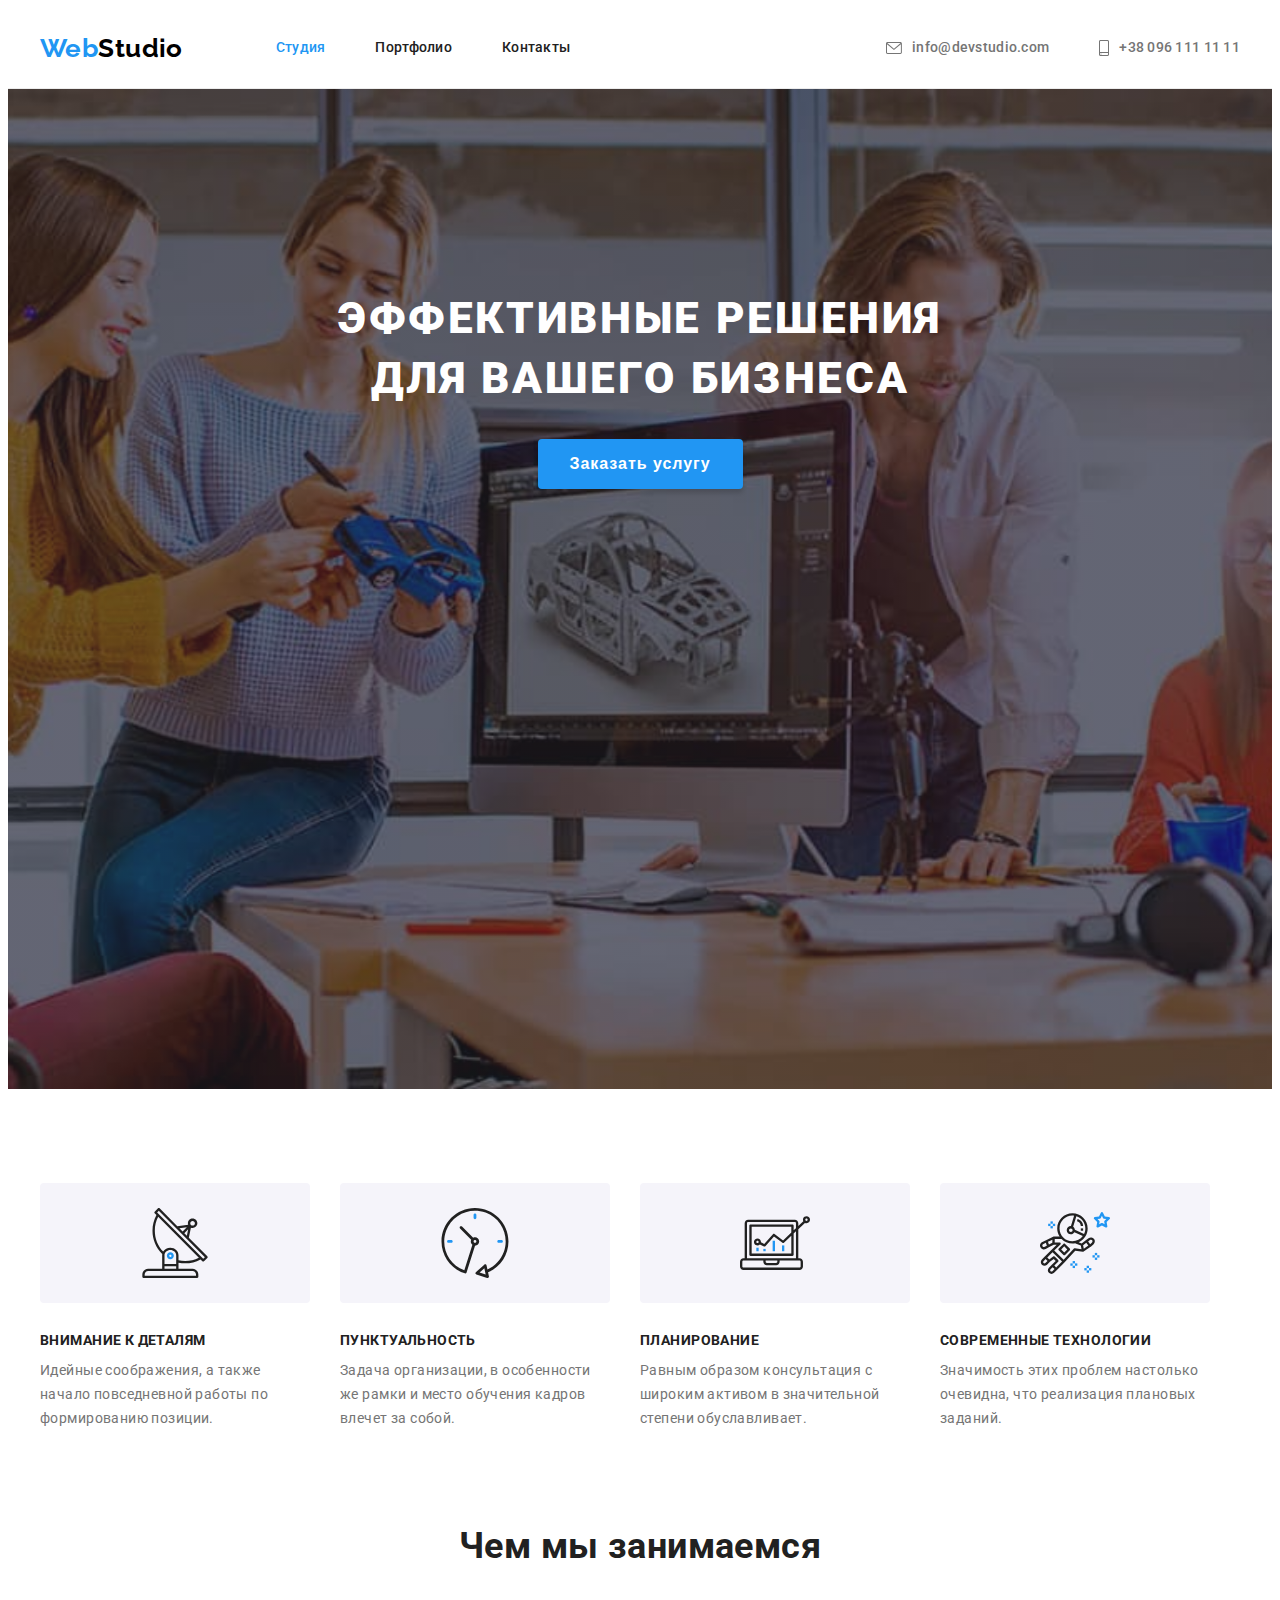
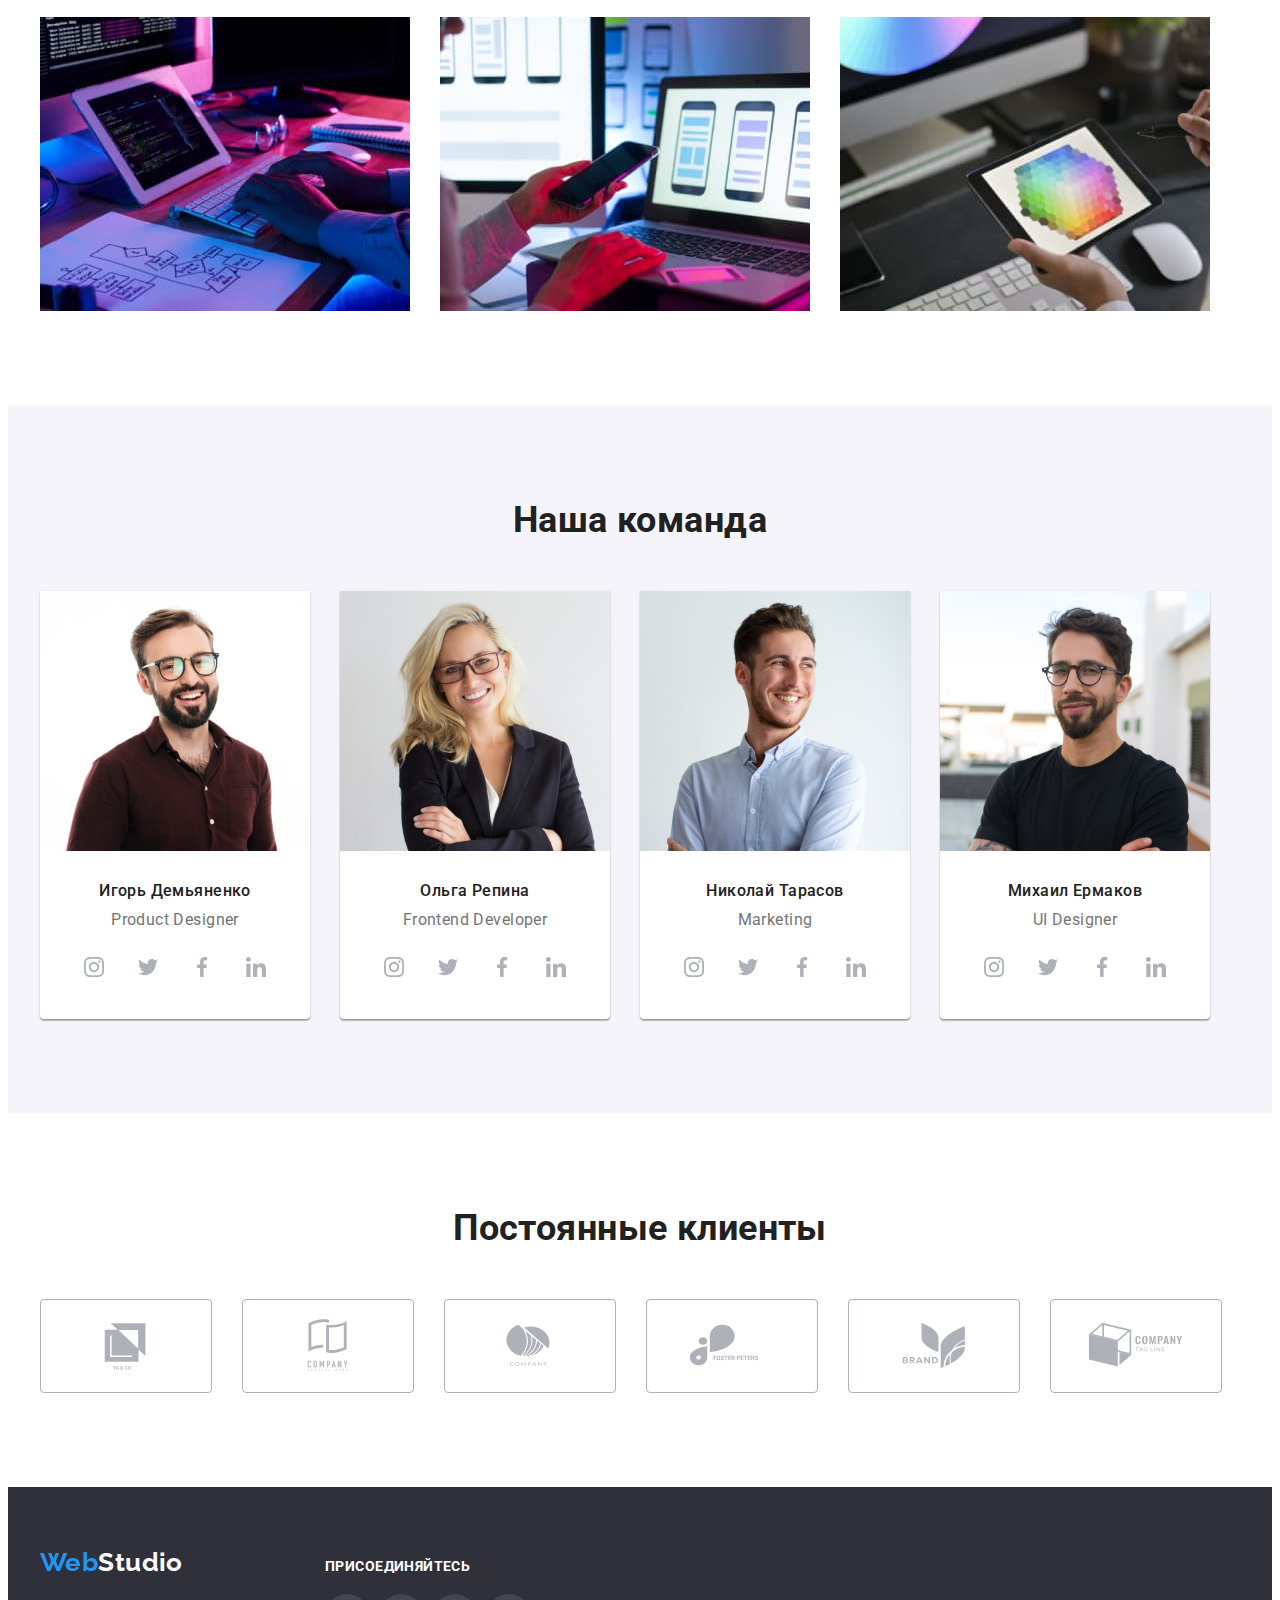
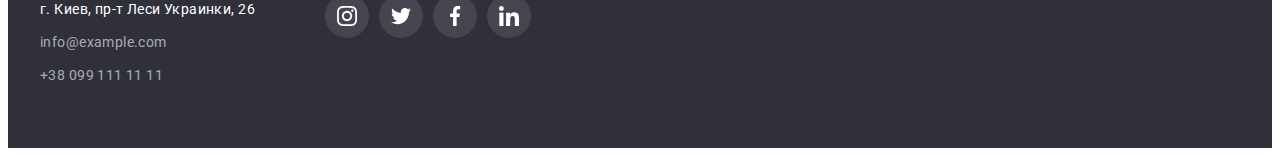
<file: index.html>
<!DOCTYPE html>
<html lang="ru">
  <head>
    <meta charset="UTF-8" />
    <meta http-equiv="X-UA-Compatible" content="IE=edge" />
    <meta name="viewport" content="width=device-width, initial-scale=1.0" />
    <title>WebStudio</title>

    <link rel="preconnect" href="https://fonts.googleapis.com" />
    <link rel="preconnect" href="https://fonts.gstatic.com" crossorigin />
    <link
      href="https://fonts.googleapis.com/css2?family=Raleway:wght@700&family=Roboto:wght@400;500;700;900&display=swap"
      rel="stylesheet"
    />
    <link
      rel="stylesheet"
      href="https://cdnjs.cloudflare.com/ajax/libs/modern-normalize/1.1.0/modern-normalize.min.css"
      integrity="sha512-wpPYUAdjBVSE4KJnH1VR1HeZfpl1ub8YT/NKx4PuQ5NmX2tKuGu6U/JRp5y+Y8XG2tV+wKQpNHVUX03MfMFn9Q=="
      crossorigin="anonymous"
      referrerpolicy="no-referrer"
    />
    <link rel="stylesheet" href="./css/styles.css" />
  </head>
  <body>
    <header class="header">
      <div class="header-div conteiner">
        <nav class="header-nav">
          <a href="" class="logo">Web<span class="logo-span">Studio</span> </a>
          <ul class="site-nav list">
            <li class="item"><a class="link current" href="">Студия</a></li>
            <li class="item"><a class="link" href="./portfolio.html">Портфолио</a></li>
            <li class="item"><a class="link" href="">Контакты</a></li>
          </ul>
        </nav>
        <ul class="auth-nav list">
          <li class="item">
            <a class="link" href="meilto:info@devstudio.com">
              <svg class="mail-icon">
                <use href="./images/icons.svg#mail"></use>
              </svg>
              info@devstudio.com</a
            >
          </li>
          <li class="item">
            <a class="link" href="tel:+380961111111">
              <svg class="phon-icon"><use href="./images/icons.svg#phon"></use></svg> +38 096 111 11
              11</a
            >
          </li>
        </ul>
      </div>
    </header>
    <main>
      <!-- Hero -->
      <section class="hero">
        <div class="conteiner">
          <h1 class="hero-title">Эффективные решения для вашего бизнеса</h1>
          <button type="button" class="button">Заказать услугу</button>
        </div>
      </section>
      <!-- Features -->
      <section class="features section">
        <div class="conteiner">
          <h2 class="visually-hidden">Наши преимущества</h2>
          <ul class="features list">
            <li class="item">
              <div class="antena">
                <svg class="antena-icon" width="70" height="70">
                  <use href="./images/icons.svg#antenna"></use>
                </svg>
              </div>
              <h3 class="title">Внимание к деталям</h3>
              <p class="text">
                Идейные соображения, а также начало повседневной работы по формированию позиции.
              </p>
            </li>
            <li class="item">
              <div class="clock">
                <svg class="clock-icon" width="70" height="70">
                  <use href="./images/icons.svg#clock"></use>
                </svg>
              </div>
              <h3 class="title">Пунктуальность</h3>
              <p class="text">
                Задача организации, в особенности же рамки и место обучения кадров влечет за собой.
              </p>
            </li>
            <li class="item">
              <div class="diagram">
                <svg class="diagram-icon" width="70" height="70px">
                  <use href="./images/icons.svg#diagram"></use>
                </svg>
              </div>
              <h3 class="title">Планирование</h3>
              <p class="text">
                Равным образом консультация с широким активом в значительной степени обуславливает.
              </p>
            </li>
            <li class="item">
              <div class="astronaut">
                <svg class="astronaut-icon" width="70" height="70">
                  <use href="./images/icons.svg#astronaut"></use>
                </svg>
              </div>
              <h3 class="title">Современные технологии</h3>
              <p class="text">
                Значимость этих проблем настолько очевидна, что реализация плановых заданий.
              </p>
            </li>
          </ul>
        </div>
      </section>
      <!-- Work -->
      <section class="section work">
        <div class="conteiner">
          <h2 class="section-title">Чем мы занимаемся</h2>
          <ul class="list">
            <li class="item">
              <img class="img" src="./images/img1-1.jpg" alt="Верстка" width="370" />
            </li>
            <li class="item">
              <img
                class="img"
                src="./images/img1-2.jpg"
                alt="Разработка моб. приложений"
                width="370"
              />
            </li>
            <li class="item">
              <img class="img" src="./images/img1-3.jpg" alt="Робота за ПК" width="370" />
            </li>
          </ul>
        </div>
      </section>
      <!-- Team -->
      <section class="section team">
        <div class="conteiner">
          <h2 class="section-title">Наша команда</h2>
          <ul class="personal list">
            <li class="item">
              <img
                class="img img-team"
                src="./images/img2-1.jpg"
                alt="Игорь Демьяненко"
                width="270"
              />
              <div class="name">
                <h3 class="title">Игорь Демьяненко</h3>
                <p class="text">Product Designer</p>
                <ul class="social-media list">
                  <li class="item-media">
                    <a class="media-link" href="">
                      <svg class="media-icon" width="20" height="20">
                        <use href="./images/icons.svg#instagram"></use>
                      </svg>
                    </a>
                  </li>
                  <li class="item-media">
                    <a class="media-link" href="">
                      <svg class="media-icon" width="20" height="20">
                        <use href="./images/icons.svg#twitter"></use>
                      </svg>
                    </a>
                  </li>
                  <li class="item-media">
                    <a class="media-link" href="">
                      <svg class="media-icon" width="20" height="20">
                        <use href="./images/icons.svg#facebook"></use>
                      </svg>
                    </a>
                  </li>
                  <li class="item-media">
                    <a class="media-link" href="">
                      <svg class="media-icon" width="20" height="20">
                        <use href="./images/icons.svg#linkedin"></use>
                      </svg>
                    </a>
                  </li>
                </ul>
              </div>
            </li>
            <li class="item">
              <img class="img img-team" src="./images/img2-2.jpg" alt="Ольга Репина" width="270" />
              <div class="name">
                <h3 class="title">Ольга Репина</h3>
                <p class="text">Frontend Developer</p>
                <ul class="social-media list">
                  <li class="item-media">
                    <a class="media-link" href="">
                      <svg class="media-icon" width="20" height="20">
                        <use href="./images/icons.svg#instagram"></use>
                      </svg>
                    </a>
                  </li>
                  <li class="item-media">
                    <a class="media-link" href="">
                      <svg class="media-icon" width="20" height="20">
                        <use href="./images/icons.svg#twitter"></use>
                      </svg>
                    </a>
                  </li>
                  <li class="item-media">
                    <a class="media-link" href="">
                      <svg class="media-icon" width="20" height="20">
                        <use href="./images/icons.svg#facebook"></use>
                      </svg>
                    </a>
                  </li>
                  <li class="item-media">
                    <a class="media-link" href="">
                      <svg class="media-icon" width="20" height="20">
                        <use href="./images/icons.svg#linkedin"></use>
                      </svg>
                    </a>
                  </li>
                </ul>
              </div>
            </li>
            <li class="item">
              <img
                class="img img-team"
                src="./images/img2-3.jpg"
                alt="Николай Тарасов"
                width="270"
              />
              <div class="name">
                <h3 class="title">Николай Тарасов</h3>
                <p class="text">Marketing</p>
                <ul class="social-media list">
                  <li class="item-media">
                    <a class="media-link" href="">
                      <svg class="media-icon" width="20" height="20">
                        <use href="./images/icons.svg#instagram"></use>
                      </svg>
                    </a>
                  </li>
                  <li class="item-media">
                    <a class="media-link" href="">
                      <svg class="media-icon" width="20" height="20">
                        <use href="./images/icons.svg#twitter"></use>
                      </svg>
                    </a>
                  </li>
                  <li class="item-media">
                    <a class="media-link" href="">
                      <svg class="media-icon" width="20" height="20">
                        <use href="./images/icons.svg#facebook"></use>
                      </svg>
                    </a>
                  </li>
                  <li class="item-media">
                    <a class="media-link" href="">
                      <svg class="media-icon" width="20" height="20">
                        <use href="./images/icons.svg#linkedin"></use>
                      </svg>
                    </a>
                  </li>
                </ul>
              </div>
            </li>
            <li class="item">
              <img
                class="img img-team"
                src="./images/img2-4.jpg"
                alt="Михаил Ермаков"
                width="270"
              />
              <div class="name">
                <h3 class="title">Михаил Ермаков</h3>
                <p class="text">UI Designer</p>
                <ul class="social-media list">
                  <li class="item-media">
                    <a class="media-link" href="">
                      <svg class="media-icon" width="20" height="20">
                        <use href="./images/icons.svg#instagram"></use>
                      </svg>
                    </a>
                  </li>
                  <li class="item-media">
                    <a class="media-link" href="">
                      <svg class="media-icon" width="20" height="20">
                        <use href="./images/icons.svg#twitter"></use>
                      </svg>
                    </a>
                  </li>
                  <li class="item-media">
                    <a class="media-link" href="">
                      <svg class="media-icon" width="20" height="20">
                        <use href="./images/icons.svg#facebook"></use>
                      </svg>
                    </a>
                  </li>
                  <li class="item-media">
                    <a class="media-link" href="">
                      <svg class="media-icon" width="20" height="20">
                        <use href="./images/icons.svg#linkedin"></use>
                      </svg>
                    </a>
                  </li>
                </ul>
              </div>
            </li>
          </ul>
        </div>
      </section>
      <!-- Сlients -->
      <section class="section clients">
        <div class="conteiner">
          <h2 class="section-title">Постоянные клиенты</h2>
          <ul class="clients-list list">
            <li class="clients-item">
              <a class="clients-link" href="">
                <svg class="clients-icon" width="106" height="60">
                  <use href="./images/icons.svg#logo1"></use>
                </svg>
              </a>
            </li>
            <li class="clients-item">
              <a class="clients-link" href="">
                <svg class="clients-icon" width="106" height="60">
                  <use href="./images/icons.svg#logo2"></use>
                </svg>
              </a>
            </li>
            <li class="clients-item">
              <a class="clients-link" href="">
                <svg class="clients-icon" width="106" height="60">
                  <use href="./images/icons.svg#logo3"></use>
                </svg>
              </a>
            </li>
            <li class="clients-item">
              <a class="clients-link" href="">
                <svg class="clients-icon" width="106" height="60">
                  <use href="./images/icons.svg#logo4"></use>
                </svg>
              </a>
            </li>
            <li class="clients-item">
              <a class="clients-link" href="">
                <svg class="clients-icon" width="106" height="60">
                  <use href="./images/icons.svg#logo5"></use>
                </svg>
              </a>
            </li>
            <li class="clients-item">
              <a class="clients-link" href="">
                <svg class="clients-icon" width="106" height="60">
                  <use href="./images/icons.svg#logo6"></use>
                </svg>
              </a>
            </li>
          </ul>
        </div>
      </section>
    </main>
    <footer class="footer">
      <div class="conteiner">
        <div>
          <a class="logo" href="">Web<span class="logo-span-footer">Studio</span> </a>
          <address>
            <ul class="list">
              <li class="item">
                <a class="address link" href="https://goo.gl/maps/Ab3YuVsqcitRHV3f8">
                  г. Киев, пр-т Леси Украинки, 26</a
                >
              </li>
              <li class="item">
                <a class="communication link" href="mailto:info@example.com">info@example.com</a>
              </li>
              <li class="item">
                <a class="communication link" href="tel:+380991111111">+38 099 111 11 11</a>
              </li>
            </ul>
          </address>
        </div>
        <div class="footer-media">
          <p class="footer-title">присоединяйтесь</p>
          <ul class="footer-social-media list">
            <li class="item-media">
              <a class="footer-media-link" href="">
                <svg class="footer-media-icon" width="20" height="20">
                  <use href="./images/icons.svg#instagram"></use>
                </svg>
              </a>
            </li>
            <li class="item-media">
              <a class="footer-media-link" href="">
                <svg class="footer-media-icon" width="20" height="20">
                  <use href="./images/icons.svg#twitter"></use>
                </svg>
              </a>
            </li>
            <li class="item-media">
              <a class="footer-media-link" href="">
                <svg class="footer-media-icon" width="20" height="20">
                  <use href="./images/icons.svg#facebook"></use>
                </svg>
              </a>
            </li>
            <li class="item-media">
              <a class="footer-media-link" href="">
                <svg class="footer-media-icon" width="20" height="20">
                  <use href="./images/icons.svg#linkedin"></use>
                </svg>
              </a>
            </li>
          </ul>
        </div>
      </div>
    </footer>
  </body>
</html>
</file>
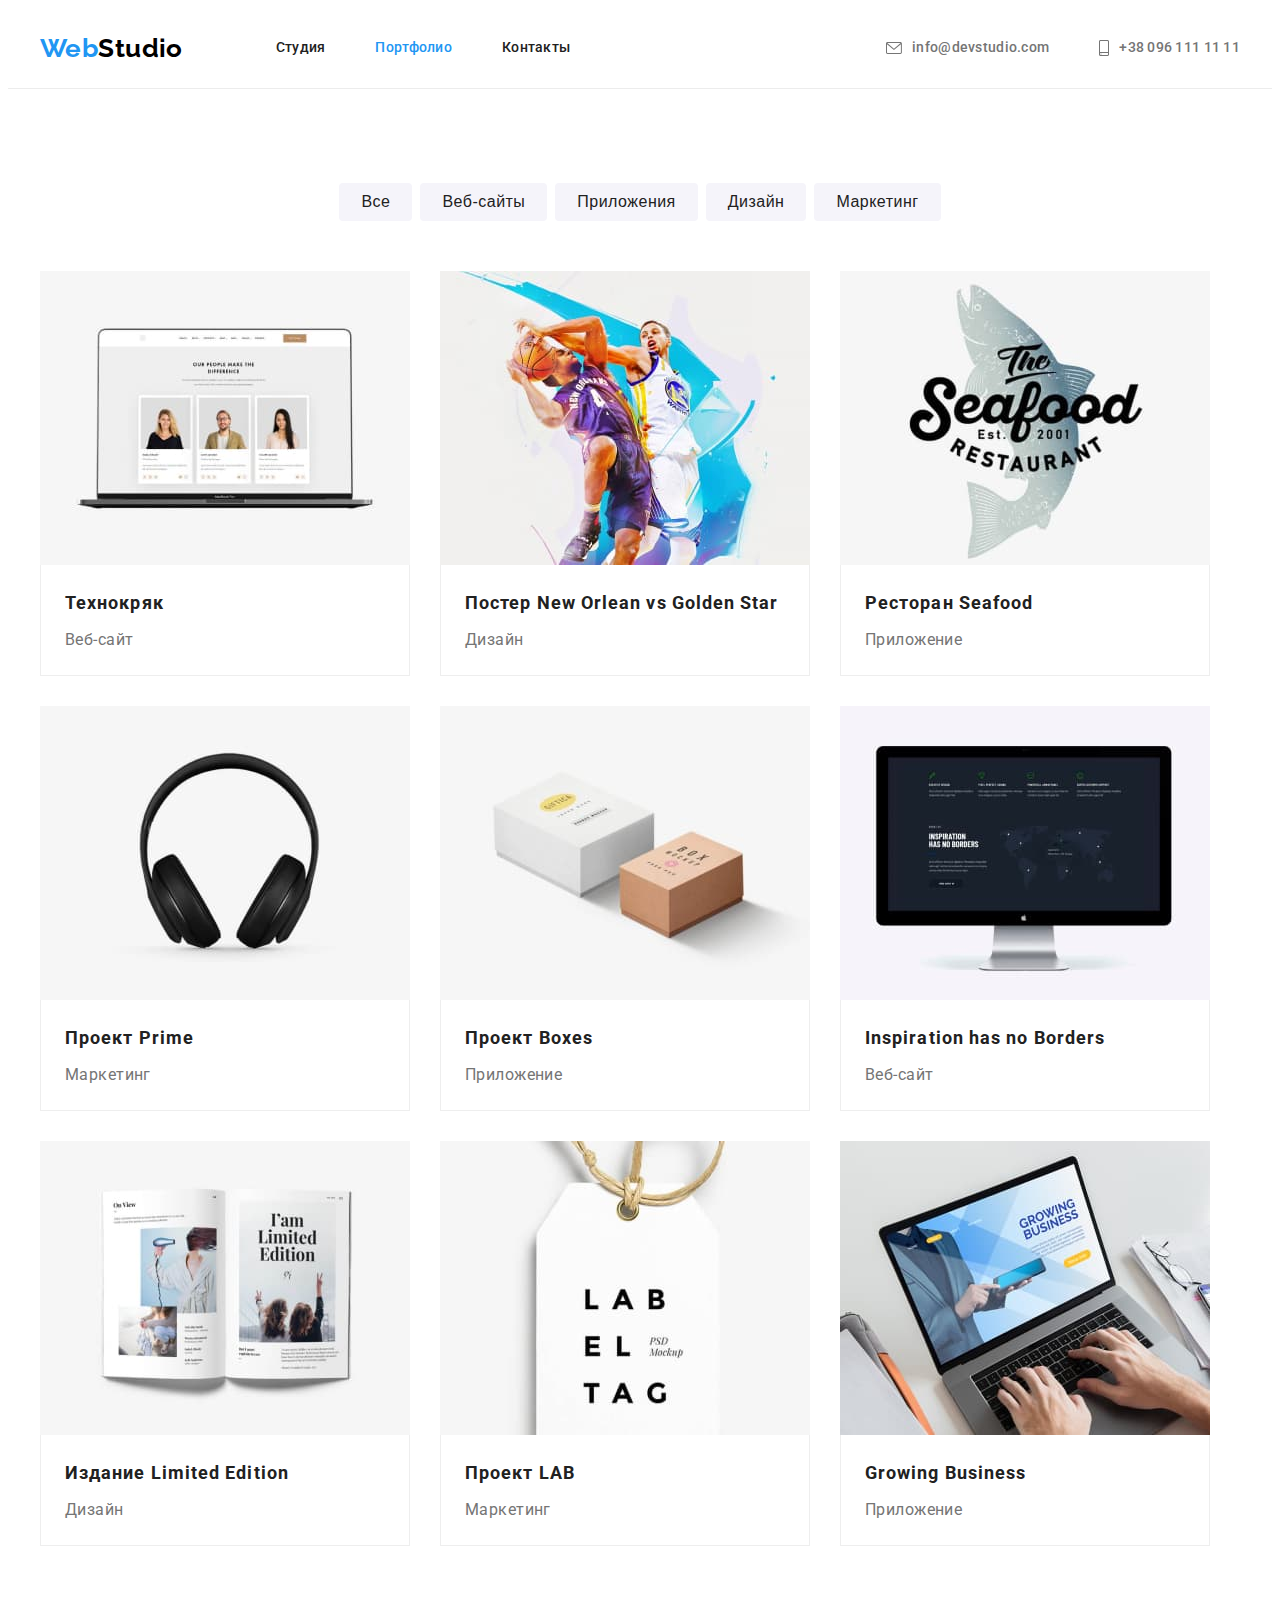
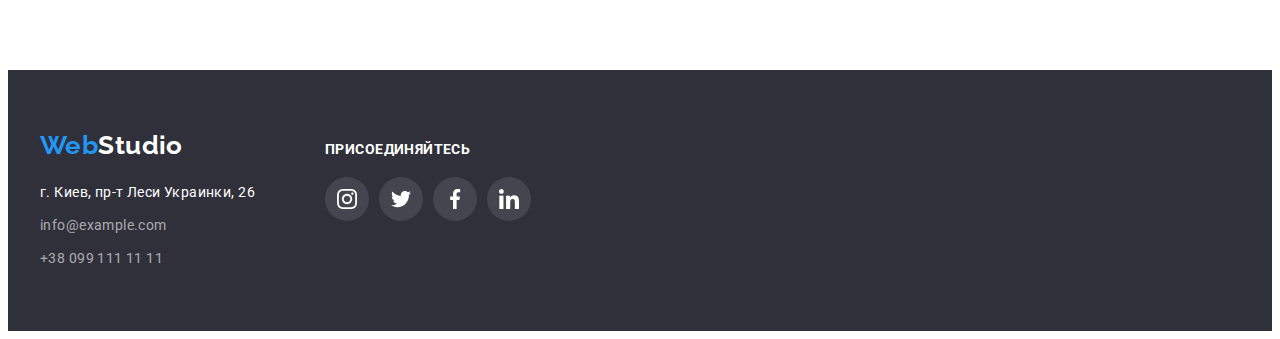
<file: portfolio.html>
<!DOCTYPE html>
<html lang="ru">
  <head>
    <meta charset="UTF-8" />
    <meta http-equiv="X-UA-Compatible" content="IE=edge" />
    <meta name="viewport" content="width=device-width, initial-scale=1.0" />
    <title>WebStudio</title>

    <link rel="preconnect" href="https://fonts.googleapis.com" />
    <link rel="preconnect" href="https://fonts.gstatic.com" crossorigin />
    <link
      href="https://fonts.googleapis.com/css2?family=Raleway:wght@700&family=Roboto:wght@400;500;700;900&display=swap"
      rel="stylesheet"
    />
    <link
      rel="stylesheet"
      href="https://cdnjs.cloudflare.com/ajax/libs/modern-normalize/1.1.0/modern-normalize.min.css"
      integrity="sha512-wpPYUAdjBVSE4KJnH1VR1HeZfpl1ub8YT/NKx4PuQ5NmX2tKuGu6U/JRp5y+Y8XG2tV+wKQpNHVUX03MfMFn9Q=="
      crossorigin="anonymous"
      referrerpolicy="no-referrer"
    />
    <link rel="stylesheet" href="./css/styles.css" />
  </head>
  <body>
    <header class="header">
      <div class="header-div conteiner">
        <nav class="header-nav">
          <a href="" class="logo">Web<span class="logo-span">Studio</span> </a>
          <ul class="site-nav list">
            <li class="item"><a class="link" href="./index.html">Студия</a></li>
            <li class="item"><a class="link current" href="">Портфолио</a></li>
            <li class="item"><a class="link" href="">Контакты</a></li>
          </ul>
        </nav>
        <ul class="auth-nav list">
          <li class="item">
            <a class="link" href="meilto:info@devstudio.com">
              <svg class="mail-icon">
                <use href="./images/icons.svg#mail"></use>
              </svg>
              info@devstudio.com</a
            >
          </li>
          <li class="item">
            <a class="link" href="tel:+380961111111">
              <svg class="phon-icon"><use href="./images/icons.svg#phon"></use></svg> +38 096 111 11
              11</a
            >
          </li>
        </ul>
      </div>
    </header>
    <main>
      <section class="section portfolio">
        <div class="conteiner">
          <h1 class="visually-hidden">Портфолио</h1>
          <ul class="filter list">
            <li class="item"><button type="button" class="buton-portfolio">Все</button></li>
            <li class="item"><button type="button" class="buton-portfolio">Веб-сайты</button></li>
            <li class="item"><button type="button" class="buton-portfolio">Приложения</button></li>
            <li class="item"><button type="button" class="buton-portfolio">Дизайн</button></li>
            <li class="item"><button type="button" class="buton-portfolio">Маркетинг</button></li>
          </ul>
          <ul class="gallery list">
            <li class="item">
              <a href="" class="link">
                <img class="img" src="./images/img-portfolio/img-1.jpg" alt="Ноутбук" width="370" />
                <div class="caption-img">
                  <h2 class="title">Технокряк</h2>
                  <p class="text">Веб-сайт</p>
                </div>
              </a>
            </li>
            <li class="item">
              <a href="" class="link">
                <img
                  class="img"
                  src="./images/img-portfolio/img2.jpg"
                  alt="Ига в баскетбол"
                  width="370"
                />
                <div class="caption-img">
                  <h2 class="title">Постер New Orlean vs Golden Star</h2>
                  <p class="text">Дизайн</p>
                </div>
              </a>
            </li>
            <li class="item">
              <a href="" class="link">
                <img
                  class="img"
                  src="./images/img-portfolio/img3.jpg"
                  alt="Логотип ресторана"
                  width="370"
                />
                <div class="caption-img">
                  <h2 class="title">Ресторан Seafood</h2>
                  <p class="text">Приложение</p>
                </div>
              </a>
            </li>
            <li class="item">
              <a href="" class="link">
                <img class="img" src="./images/img-portfolio/img4.jpg" alt="Наушники" width="370" />
                <div class="caption-img">
                  <h2 class="title">Проект Prime</h2>
                  <p class="text">Маркетинг</p>
                </div>
              </a>
            </li>
            <li class="item">
              <a href="" class="link">
                <img
                  class="img"
                  src="./images/img-portfolio/img5.jpg"
                  alt="Коробочки"
                  width="370"
                />
                <div class="caption-img">
                  <h2 class="title">Проект Boxes</h2>
                  <p class="text">Приложение</p>
                </div>
              </a>
            </li>
            <li class="item">
              <a href="" class="link">
                <img class="img" src="./images/img-portfolio/img6.jpg" alt="Монитор" width="370" />
                <div class="caption-img">
                  <h2 class="title">Inspiration has no Borders</h2>
                  <p class="text">Веб-сайт</p>
                </div>
              </a>
            </li>
            <li class="item">
              <a href="" class="link">
                <img class="img" src="./images/img-portfolio/img7.jpg" alt="Журнал" width="370" />
                <div class="caption-img">
                  <h2 class="title">Издание Limited Edition</h2>
                  <p class="text">Дизайн</p>
                </div>
              </a>
            </li>
            <li class="item">
              <a href="" class="link">
                <img class="img" src="./images/img-portfolio/img8.jpg" alt="Бирка" width="370" />
                <div class="caption-img">
                  <h2 class="title">Проект LAB</h2>
                  <p class="text">Маркетинг</p>
                </div>
              </a>
            </li>
            <li class="item">
              <a href="" class="link">
                <img
                  class="img"
                  src="./images/img-portfolio/img9.jpg"
                  alt="Робочий ноутбук"
                  width="370"
                />
                <div class="caption-img">
                  <h2 class="title">Growing Business</h2>
                  <p class="text">Приложение</p>
                </div>
              </a>
            </li>
          </ul>
        </div>
      </section>
    </main>
    <footer class="footer">
      <div class="conteiner">
        <div>
          <a class="logo" href="">Web<span class="logo-span-footer">Studio</span> </a>
          <address>
            <ul class="list">
              <li class="item">
                <a class="address link" href="https://goo.gl/maps/Ab3YuVsqcitRHV3f8">
                  г. Киев, пр-т Леси Украинки, 26</a
                >
              </li>
              <li class="item">
                <a class="communication link" href="mailto:info@example.com">info@example.com</a>
              </li>
              <li class="item">
                <a class="communication link" href="tel:+380991111111">+38 099 111 11 11</a>
              </li>
            </ul>
          </address>
        </div>
        <div class="footer-media">
          <h2 class="footer-title">присоединяйтесь</h2>
          <ul class="footer-social-media list">
            <li class="item-media">
              <a class="footer-media-link" href="">
                <svg class="footer-media-icon" width="20" height="20">
                  <use href="./images/icons.svg#instagram"></use>
                </svg>
              </a>
            </li>
            <li class="item-media">
              <a class="footer-media-link" href="">
                <svg class="footer-media-icon" width="20" height="20">
                  <use href="./images/icons.svg#twitter"></use>
                </svg>
              </a>
            </li>
            <li class="item-media">
              <a class="footer-media-link" href="">
                <svg class="footer-media-icon" width="20" height="20">
                  <use href="./images/icons.svg#facebook"></use>
                </svg>
              </a>
            </li>
            <li class="item-media">
              <a class="footer-media-link" href="">
                <svg class="footer-media-icon" width="20" height="20">
                  <use href="./images/icons.svg#linkedin"></use>
                </svg>
              </a>
            </li>
          </ul>
        </div>
      </div>
    </footer>
  </body>
</html>
</file>
<file: css/styles.css>
:root {
  --primery-text-color: #757575;
  --title-text-color: #212121;
  --accent-color: #2196f3;
  --white-color: #ffffff;
  --black-color: #000000;
  --background-hero-footer: #2f303a;
  --secondary-bckground: #f5f4fa;
}
body {
  background-color: var(--white-color);
  color: var(--primery-text-color);
  font-family: Roboto, sans-serif;
  font-size: 14px;
  letter-spacing: 0.03em;
}

h1,
h2,
h3,
h4,
h5,
h6 {
  margin: 0;
}

p {
  margin: 0;
}

.list {
  list-style: none;
  padding: 0;
  margin: 0;
}

.link {
  text-decoration: none;
}

/* Header */

.header {
  border-bottom: 1px solid #ececec;
}

.header-nav {
  display: flex;
  align-items: center;
}

.conteiner {
  width: 1200px;
  margin-left: auto;
  margin-right: auto;
  padding-left: 15px;
  padding-right: 15px;
}
.header-div {
  display: flex;
}

.site-nav .link {
  display: block;
  padding-top: 32px;
  padding-bottom: 32px;

  color: var(--title-text-color);
  font-weight: 500;
  line-height: 1.14;
  letter-spacing: 0.02em;
}

.site-nav .item:not(:last-child) {
  margin-right: 50px;
}
.site-nav {
  display: flex;
}

.auth-nav {
  display: flex;
  align-items: center;
  margin-left: auto;
}

.mail-icon {
  margin-right: 10px;
  width: 16px;
  height: 12px;
  fill: #757575;
}
.mail-icon:hover {
  fill: var(--accent-color);
}

.phon-icon {
  width: 10px;
  height: 16px;
  fill: #757575;
  margin-right: 10px;
}

.phon-icon:hover {
  fill: var(--accent-color);
}

.auth-nav .link {
  display: flex;
  align-items: center;
  padding-top: 32px;
  padding-bottom: 32px;

  color: var(--primery-text-color);
  font-weight: 500;
  line-height: 1.14;
  letter-spacing: 0.02em;
}

.auth-nav .link:hover,
.auth-nav .link:focus {
  color: var(--accent-color);
}

.auth-nav .link:hover .mail-icon {
  fill: var(--accent-color);
}

.auth-nav .link:focus .mail-icon {
  fill: var(--accent-color);
}

.auth-nav .link:hover .phon-icon {
  fill: var(--accent-color);
}

.auth-nav .link:focus .phon-icon {
  fill: var(--accent-color);
}

.site-nav .link:hover,
.site-nav .link:focus {
  color: var(--accent-color);
}

.auth-nav .item + .item {
  margin-left: 50px;
}

.logo {
  margin-right: 93px;

  font-family: 'Raleway';
  font-weight: 700;
  font-size: 26px;
  line-height: 1.19;

  color: var(--accent-color);
  text-decoration: none;
}

.logo-span {
  color: var(--black-color);
}

.logo-span-footer {
  color: var(--white-color);
}

.site-nav .link.current {
  color: var(--accent-color);
}

/* hero */
.hero {
  background-color: #c4c4c4;
  text-align: center;
  padding-top: 200px;
  padding-bottom: 200px;
  height: 600px;
  max-width: 1600px;
  margin-right: auto;
  margin-left: auto;
  background-image: linear-gradient(to right, rgba(47, 48, 58, 0.4), rgba(47, 48, 58, 0.4)),
    url('../images/bg.jpg');
  background-repeat: no-repeat;
  background-position: center;
  background-size: cover;
}

.hero-title {
  margin: 0 auto;
  margin-bottom: 30px;
  max-width: 696px;

  color: var(--white-color);

  font-weight: 900;
  font-size: 44px;
  line-height: 1.36;
  text-align: center;
  letter-spacing: 0.06em;
  text-transform: uppercase;
}

/* featres */
.visually-hidden {
  position: absolute;
  clip: rect(0 0 0 0);
  width: 1px;
  height: 1px;
  margin: -1px;
}

.antena,
.clock,
.diagram,
.astronaut {
  display: flex;
  align-items: center;
  justify-content: center;
  background: #f5f4fa;
  height: 120px;
  border-radius: 4px;
  margin-bottom: 30px;
}

.features {
  display: flex;
}

.features .title {
  margin-bottom: 10px;

  color: var(--title-text-color);

  font-weight: 700;
  font-size: 14px;
  line-height: 1.14;
  text-transform: uppercase;
}

.features .text {
  line-height: 1.71;
}

.features .item {
  width: 270px;
}

.features .item:not(:last-child) {
  margin-right: 30px;
}

/* work */
.work .list {
  display: flex;
}
.work .item:not(:last-child) {
  margin-right: 30px;
}
.section {
  padding-top: 94px;
  padding-bottom: 94px;
}
.section.work {
  padding-top: 0px;
}
.section-title {
  margin-bottom: 50px;

  color: var(--title-text-color);

  font-weight: 700;
  font-size: 36px;
  line-height: 1.17;
  text-align: center;
}

.img {
  display: block;
  max-width: 100%;
  height: auto;
}
/* Team */
.team {
  background-color: var(--secondary-bckground);
}

.team .title {
  color: var(--title-text-color);
  font-weight: 500;
  font-size: 16px;
  line-height: 1.19;
  text-align: center;
}

.personal {
  display: flex;
}

.personal .item:not(:last-child) {
  margin-right: 30px;
}

.personal .text {
  font-size: 16px;
  line-height: 1.19;
  text-align: center;
}

.personal .item {
  background: var(--white-color);

  box-shadow: 0px 1px 3px rgba(0, 0, 0, 0.12), 0px 1px 1px rgba(0, 0, 0, 0.14),
    0px 2px 1px rgba(0, 0, 0, 0.2);
  border-radius: 0px 0px 4px 4px;
}
.name {
  padding-top: 30px;
  padding-bottom: 30px;
}

.team .title {
  margin-bottom: 10px;
}

.team .text {
  margin-bottom: 16px;
}

.social-media {
  display: flex;
  justify-content: center;
}

.media-link {
  display: flex;
  align-items: center;
  justify-content: center;
  width: 44px;
  height: 44px;
  border-radius: 50%;
}

.media-link:hover,
.media-link:focus {
  fill: var(--white-color);
  background-color: var(--accent-color);
}

.item-media:not(:last-child) {
  margin-right: 10px;
}

.media-icon {
  fill: #afb1b8;
}

.media-link:hover .media-icon,
.media-link:focus .media-icon {
  fill: var(--white-color);
}

/* Button */

.button {
  padding: 10px 32px;

  color: var(--white-color);
  background: var(--accent-color);
  cursor: pointer;

  font-weight: 700;
  font-size: 16px;
  line-height: 1.88;
  letter-spacing: 0.06em;
  box-shadow: 0px 4px 4px rgba(0, 0, 0, 0.15);
  border-radius: 4px;
  border: none;
}

/* Clients */
.clients-list {
  display: flex;
}

.clients-item:not(:last-child) {
  margin-right: 30px;
}

.clients-link {
  width: 170px;
  height: 92px;
  fill: #afb1b8;
  display: flex;
  align-items: center;
  justify-content: center;
  border: 1px solid #afb1b8;
  border-radius: 4px;
}

.clients-link:hover,
.clients-link:focus {
  fill: var(--accent-color);
  border-color: var(--accent-color);
}

/* Footer */

.footer {
  padding-top: 60px;
  padding-bottom: 60px;

  background-color: var(--background-hero-footer);
}

.footer .conteiner {
  display: flex;
  align-items: baseline;
}

.footer-media {
  margin-left: 70px;
}

.footer-title {
  font-weight: 700;
  font-size: 14px;
  line-height: 16px;
  letter-spacing: 0.03em;
  text-transform: uppercase;

  color: var(--white-color);

  margin-bottom: 20px;
}

.footer-social-media {
  display: flex;
}

.footer-media-link {
  background: rgba(255, 255, 255, 0.1);
  fill: #ffffff;
  width: 44px;
  height: 44px;
  border-radius: 50%;

  display: flex;
  align-items: center;
  justify-content: center;
}

.footer-media-link:hover,
.footer-media-link:focus {
  fill: var(--white-color);
  background-color: var(--accent-color);
}

.address {
  display: inline-block;

  color: var(--white-color);

  font-style: normal;
  font-size: 14px;
  line-height: 1.71;
}
.address:hover,
.address:focus {
  color: var(--accent-color);
}

.footer .logo {
  display: inline-block;
  margin-bottom: 20px;
  margin-right: 0;
}

.footer .item:not(:last-child) {
  margin-bottom: 9px;
}
.communication {
  display: inline-block;

  color: rgba(255, 255, 255, 0.6);

  font-style: normal;
  line-height: 1.71;
}

.communication:hover,
.communication:focus {
  color: var(--accent-color);
}

/* portfolio */
.buton-portfolio {
  padding: 6px 22px;

  color: var(--title-text-color);
  background-color: var(--secondary-bckground);
  cursor: pointer;

  font-weight: 500;
  font-size: 16px;
  line-height: 1.62;
  letter-spacing: 0.03em;

  border-radius: 4px;
  border: none;
}

.buton-portfolio:hover,
.buton-portfolio:focus {
  color: var(--white-color);
  background-color: var(--accent-color);

  box-shadow: 0px 3px 1px rgba(0, 0, 0, 0.1), 0px 1px 2px rgba(0, 0, 0, 0.08),
    0px 2px 2px rgba(0, 0, 0, 0.12);
}

.filter {
  display: flex;
  justify-content: center;
  margin-bottom: 50px;
}

.filter .item:not(:last-child) {
  margin-right: 8px;
}

.gallery {
  display: flex;
  flex-wrap: wrap;
}

.gallery .item {
  margin-right: 30px;
  margin-bottom: 30px;
}

.gallery .item:nth-child(3n) {
  margin-right: 0;
}

.gallery:nth-child(3n) {
  margin-right: 0;
}

.gallery .link:hover,
.gallery .link:focus {
  display: block;
  box-shadow: 0px 1px 1px rgba(0, 0, 0, 0.12), 0px 4px 4px rgba(0, 0, 0, 0.06),
    1px 4px 6px rgba(0, 0, 0, 0.16);
}

.portfolio .title {
  color: var(--title-text-color);

  font-weight: 700;
  font-size: 18px;
  line-height: 2;
  letter-spacing: 0.06em;
}

.portfolio .text {
  font-size: 16px;
  line-height: 1.88;
  color: var(--primery-text-color);
}

.gallery .title {
  margin-bottom: 4px;
}

.caption-img {
  padding-top: 20px;
  padding-bottom: 20px;
  padding-left: 24px;

  border-right: 1px solid #eeeeee;
  border-bottom: 1px solid #eeeeee;
  border-left: 1px solid #eeeeee;
}
</file>
